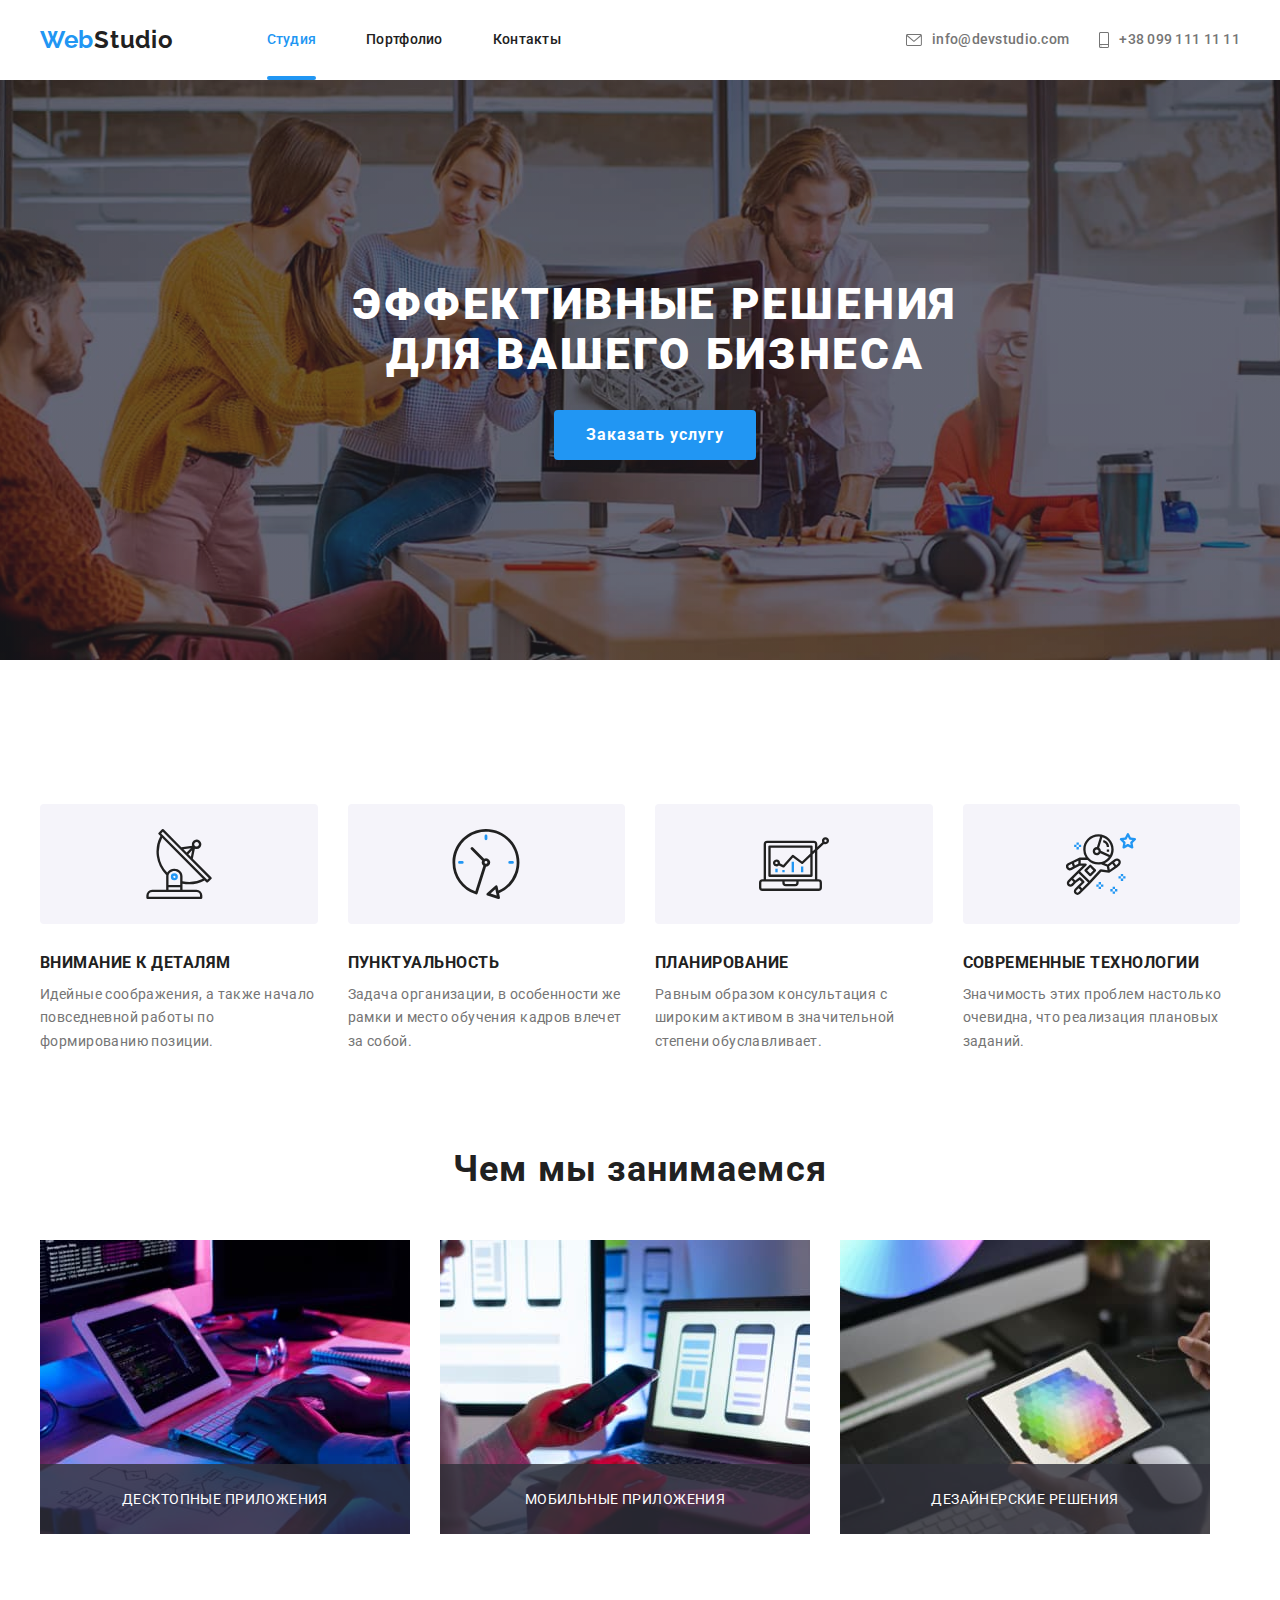
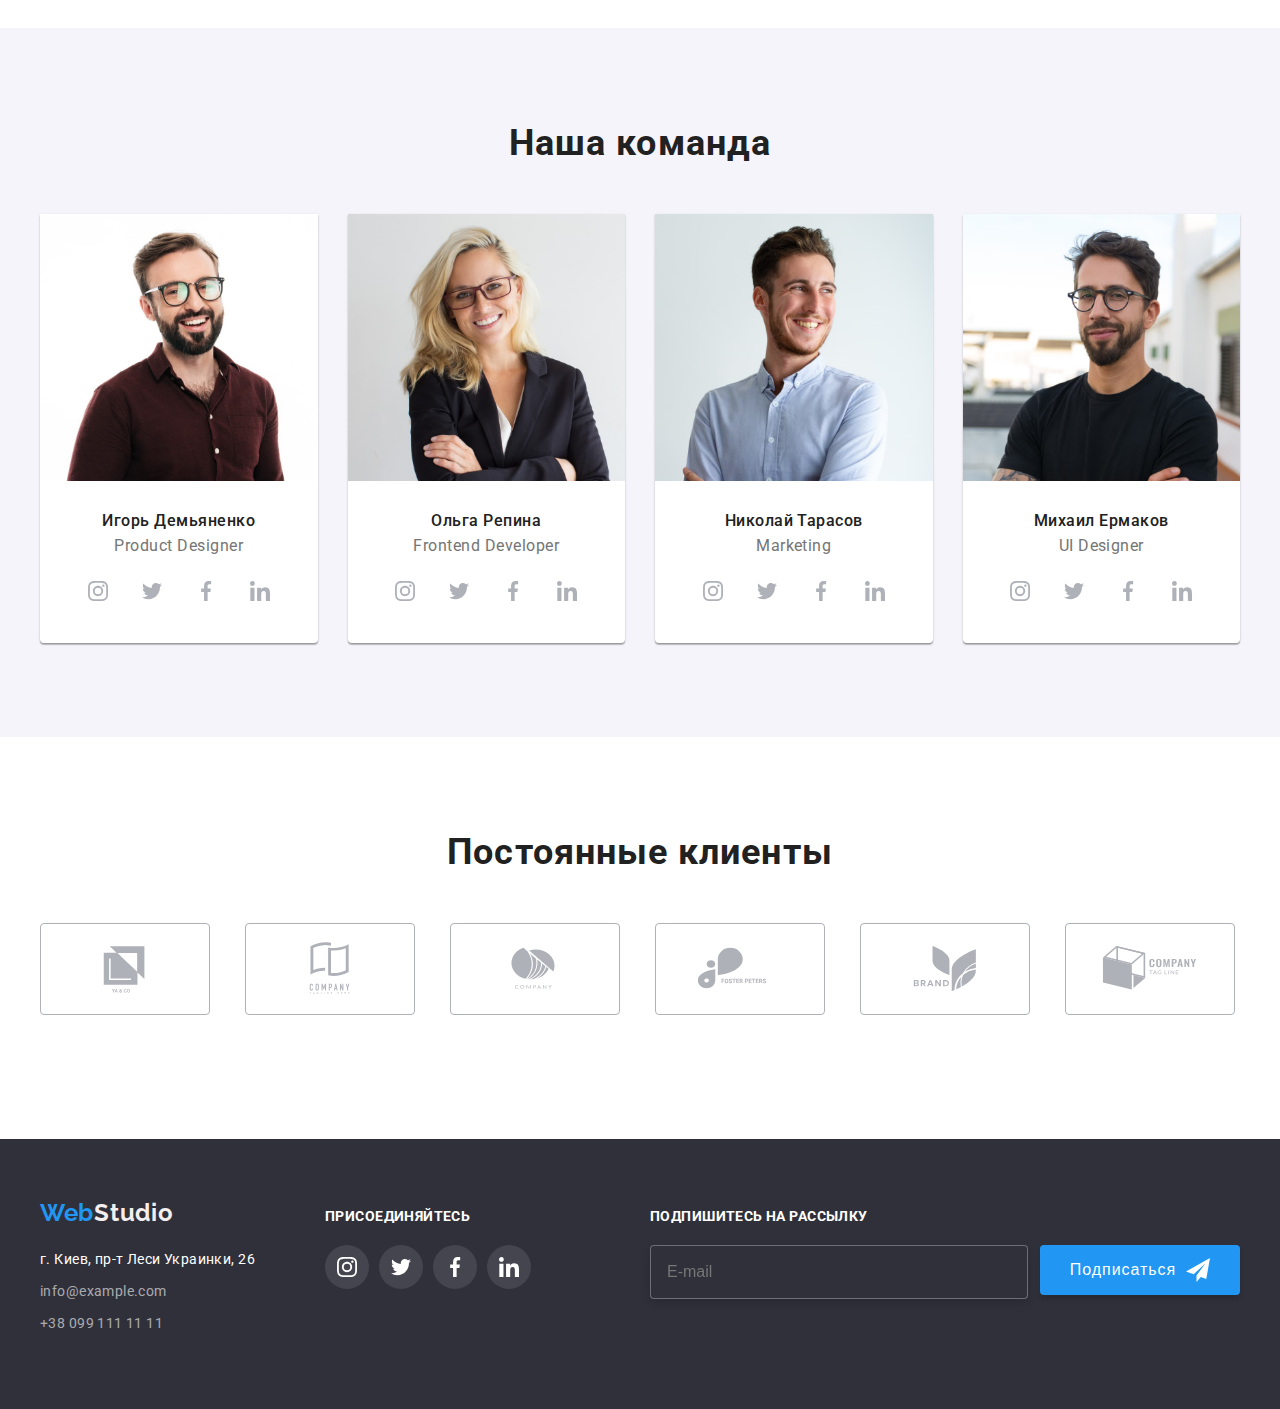
<file: index.html>
<!DOCTYPE html>
<html lang="ru">
<head>
    <meta charset="UTF-8">
    <meta http-equiv="X-UA-Compatible" content="IE=edge">
    <meta name="viewport" content="width=device-width, initial-scale=1.0">
    <title>Document</title>
    <link rel="preconnect" href="https://fonts.googleapis.com">
    <link rel="preconnect" href="https://fonts.gstatic.com" crossorigin>
    <link href="https://fonts.googleapis.com/css2?family=Raleway:wght@700&family=Roboto:wght@400;500;700;900&display=swap"
    rel="stylesheet">
    <link rel="stylesheet" href="https://cdnjs.cloudflare.com/ajax/libs/modern-normalize/1.1.0/modern-normalize.min.css"
    integrity="sha512-wpPYUAdjBVSE4KJnH1VR1HeZfpl1ub8YT/NKx4PuQ5NmX2tKuGu6U/JRp5y+Y8XG2tV+wKQpNHVUX03MfMFn9Q=="
    crossorigin="anonymous" referrerpolicy="no-referrer" />
    <link rel="stylesheet" href="./css/main.min.css">
</head>
<body>
    <header class="header">
        <div class="container header_container">
            <nav class="nav">
                <a href="" class="logo"><span class="logo--two">Web</span>Studio</a>
    
                <ul class="nav__site-nav">
                    <li class="nav__item"><a href="" class="nav__link current">Студия</a></li>
                    <li class="nav__item"><a href="./portfolio.html" class="nav__link">Портфолио</a></li>
                    <li class="nav__item"><a href="" class="nav__link">Контакты</a></li>
                </ul>
            </nav>
            <ul class="connect">
                <li class="connect-item"><a href="mailto:info@devstudio.com" class="connect-item_link"><svg
                            class="connect-item_link_icon connect-item_link_icon--mail">
                            <use href="./images/sprite.svg#icon-hover1"></use>
                        </svg>info@devstudio.com</a></li>
                <li class="connect-item"><a href="tel:+380991111111" class="connect-item_link"><svg class="connect-item_link_icon ">
                            <use href="./images/sprite.svg#icon-hover2"></use>
                        </svg>+38 099 111 11 11</a></li>
            </ul>
            <button type="button" class="menu-open-btn" data-menu-open>
                 <svg class="icon-menu">
                     <use href="./images/sprite.svg#icon-menu"></use>
                 </svg>
                 </button>
        </div>
            <div class="mob-menu is-hidden" data-menu>
                <div class="container mob-menu-container">
                <div class="mob-menu-top">
            <button type="button" class="mob-menu-close-btn" data-menu-close>
            <svg class="mob-menu-close_icon" >
                <use class="mob-menu-close_icon--use" href="./images/sprite.svg#icon-close-mob-menu" ></use>
            </svg>
            </button>
        <ul class="mob-menu-nav__site">
            <li class="mob-menu-nav__item"><a href="" class="mob-menu-nav__link current" >Студия</a></li>
            <li class="mob-menu-nav__item"><a href="./portfolio.html" class="mob-menu-nav__link">Портфолио</a></li>
            <li class="mob-menu-nav__item"><a href="" class="mob-menu-nav__link">Контакты</a></li>
        </ul>
        </div>
        <div class="mob-menu-bottom">
        <ul class="mob-connect">
                     
            <li class="mob-connect-item"><a href="tel:+380991111111" class="mob-connect-item_link">+38 099 111 11 11</a></li>
            <li class="mob-connect-item"><a href="mailto:info@devstudio.com" class="mob-connect-item_link mob-connect-item_link--email">info@devstudio.com</a>
            </li>
        </ul>
        <ul class="mob-social-list">
        <li class="mob-social-item">
            <a href="" class="mob-social-list__link"
            target="_blank"
            rel="noopener noreferrer">
            Instagram
        </a>
         </li>
       
        <li class="mob-social-item">
            <a href="" class="mob-social-list__link" target="_blank" rel="noopener noreferrer">
                Twitter
            </a>
        </li>
        <li class="mob-social-item">
            <a href="" class="mob-social-list__link" target="_blank" rel="noopener noreferrer">
                Facebook
            </a>
        </li>
        <li>
            <a href="" class="mob-social-list__link" target="_blank" rel="noopener noreferrer">
                LinkedIn
            </a>
        </li>
    </ul>
    </div>
        </div>
        </div>
        </header> 
    <main>
     <section class="hero">
<div class="container hero_container">
        <h1 class="hero-title">Эффективные решения для вашего бизнеса</h1>
        <button type="button" class="button" data-modal-open>Заказать услугу</button>
</div>
    </section>
<section class="section">
    <div class="container">
    <ul  class="work">
        <li class="work-item">
            <div class="work-picturte">
            <svg class="work-picturte_icon"><use href="./images/sprite.svg#icon-advantage1"></use></svg>
        </div>
            <h3 class="work-title">Внимание к деталям</h3>
            <p class="work-text">Идейные соображения, а также начало повседневной работы по формированию позиции.</p>
        </li>
        <li class="work-item">
            <div class="work-picturte">
            <svg class="work-picturte_icon"><use href="./images/sprite.svg#icon-advantage2"></use></svg>
        </div>
            <h3 class="work-title">Пунктуальность</h3>
            <p class="work-text">Задача организации, в особенности же рамки и место обучения кадров влечет за собой.</p>
        </li>
        <li class="work-item"><div class="work-picturte">
            <svg class="work-picturte_icon"><use href="./images/sprite.svg#icon-advantage3"></use></svg>
        </div>
            <h3 class="work-title">Планирование</h3>
            <p class="work-text">Равным образом консультация с широким активом в значительной степени обуславливает.</p>
        </li >
        <li class="work-item"><div class="work-picturte">
            <svg class="work-picturte_icon"><use href="./images/sprite.svg#icon-advantage4"></use></svg>
        </div>
            <h3 class="work-title">Современные технологии</h3>
            <p class="work-text">Значимость этих проблем настолько очевидна, что реализация плановых заданий.</p>
        </li>
    </ul>
    </div>
    </section>
    <section class="section classes">
    <h2 class="title">Чем мы занимаемся</h2>
    <div class="container">
    <ul class="classes-list">
                <li class="classes-list_item" >
            <div class="classes-images">
                <img  
                srcset="
             ./images/img1.jpg 1x,
             ./images/img1-2x.jpg 2x
             "
                src="./images/img1.jpg" 
                alt="Робота с компьютером" 
                width="370"/>
                 <p class="classes-images_text">ДЕСКТОПНЫЕ ПРИЛОЖЕНИЯ</p>
            </div>
    </li>
        <li class="classes-list_item">
            <div class="classes-images">
             <img 
             srcset="
             ./images/img2.jpg 1x,
             ./images/img2-2x.jpg 2x
             "
             src="./images/img2.jpg" 
             alt="Робота с телефоном" 
             width="370"/>
             <p class="classes-images_text">МОБИЛЬНЫЕ ПРИЛОЖЕНИЯ</p>
    </div>
    </li>
         <li class="classes-list_item">
            <div class="classes-images">
            <img 
            srcset="
             ./images/img3.jpg 1x,
             ./images/img3-2x.jpg 2x
             "
            src="./images/img3.jpg" 
            alt="Робота с планшетом" 
            width="370"/>
            <p class="classes-images_text">ДЕЗАЙНЕРСКИЕ РЕШЕНИЯ</p>
        </div>
        </li>
         </ul>
    </div>
</section>
<section class="section command">
    <div class="container">
    <h2 class="title">Наша команда</h2>
        <ul class="command-list">
        <li  class="command-list_item">
            <picture>
                <source
                srcset="
             ./images/face1.jpg 1x,
             ./images/face1-2x.jpg 2x
             "
               media="(min-width: 1200px)"
             />
            <source 
            srcset="
                         ./images/face1-tab-1x.jpg 1x,
                         ./images/face1-tab-2x.jpg 2x
                         " media="(min-width: 768px)" 
                         />
                        <source srcset="
                                            ./images/face1-mob-1x.jpg 1x,
                                            ./images/face1-mob-2x.jpg 2x
                                            " media="(min-width: 320px)" 
                                            />
                                            <img src="./images/face1.jpg" 
                                            alt="Участник 1"/>
                         
            </picture>
            <div class="participant">
            <h3 class="participant-name">Игорь Демьяненко</h3>
            <p class="participant-profession">Product Designer</p>
                   <ul class="icon">
                   <li class="icon-item">
                   <a class="icon-item_link" href="" >
                <svg class="icon-item_link--svg" >
                    <use href="./images/sprite.svg#icon-command1"></use>
                </svg>
            </a>
            </li>
            <li class="icon-item">
                <a class="icon-item_link" href="">
                    <svg class="icon-item_link--svg">
                    <use href="./images/sprite.svg#icon-command2"></use>
                </svg>
            </a>
            </li>
            <li class="icon-item">
                <a class="icon-item_link" href="">
                    <svg class="icon-item_link--svg">
                    <use href="./images/sprite.svg#icon-command3"></use>
                </svg>
            </a>
            </li>
            <li class="icon-item">
                <a class="icon-item_link" href="">
                    <svg class="icon-item_link--svg">
                    <use href="./images/sprite.svg#icon-command4"></use>
                </svg>
            </a>
            </li>
            </ul>
             </div>
        </li>
        <li class="command-list_item">
            <!-- <img src="./images/face2.jpg" alt="Участник 2" width="270"/> -->
            <picture>
                <source srcset="
                         ./images/face2.jpg 1x,
                         ./images/face2-2x.jpg 2x
                         " media="(min-width: 1200px)" />
                <source srcset="
                                     ./images/face2-tab-1x.jpg 1x,
                                     ./images/face2-tab-2x.jpg 2x
                                     " media="(min-width: 768px)" />
                <source srcset="
                                                        ./images/face2-mob-1x.jpg 1x,
                                                        ./images/face2-mob-2x.jpg 2x
                                                        " media="(min-width: 320px)" />
                <img src="./images/face2.jpg" alt="Участник 1" />
             </picture>
            <div class="participant">
            <h3 class="participant-name">Ольга Репина</h3>
            <p class="participant-profession">Frontend Developer</p>
            <ul class="icon">
                <li class="icon-item">
                    <a class="icon-item_link" href="">
                        <svg class="icon-item_link--svg">
                            <use href="./images/sprite.svg#icon-command1"></use>
                        </svg>
                    </a>
                </li>
                <li class="icon-item">
                    <a class="icon-item_link" href="">
                        <svg class="icon-item_link--svg">
                            <use href="./images/sprite.svg#icon-command2"></use>
                        </svg>
                    </a>
                </li>
                <li class="icon-item">
                    <a class="icon-item_link" href="">
                        <svg class="icon-item_link--svg">
                            <use href="./images/sprite.svg#icon-command3"></use>
                        </svg>
                    </a>
                </li>
                <li class="icon-item">
                    <a class="icon-item_link" href="">
                        <svg class="icon-item_link--svg">
                            <use href="./images/sprite.svg#icon-command4"></use>
                        </svg>
                    </a>
                </li>
            </ul>
        </div>
        </li>
        <li class="command-list_item">
            <!-- <img src="./images/face3.jpg" alt="Участник 3" width="270"/> -->
            <picture>
                <source srcset="
                         ./images/face3.jpg 1x,
                         ./images/face3-2x.jpg 2x
                         " media="(min-width: 1200px)" />
                <source srcset="
                                     ./images/face3-tab-1x.jpg 1x,
                                     ./images/face3-tab-2x.jpg 2x
                                     " media="(min-width: 768px)" />
                <source srcset="
                                                        ./images/face3-mob-1x.jpg 1x,
                                                        ./images/face3-mob-2x.jpg 2x
                                                        " media="(min-width: 320px)" />
                <img src="./images/face3.jpg" alt="Участник 1" />
            
            </picture>
            <div class="participant">
            <h3 class="participant-name">Николай Тарасов</h3>
            <p class="participant-profession">Marketing</p>
            <ul class="icon">
                <li class="icon-item">
                    <a class="icon-item_link" href="">
                        <svg class="icon-item_link--svg">
                            <use href="./images/sprite.svg#icon-command1"></use>
                        </svg>
                    </a>
                </li>
                <li class="icon-item">
                    <a class="icon-item_link" href="">
                        <svg class="icon-item_link--svg">
                            <use href="./images/sprite.svg#icon-command2"></use>
                        </svg>
                    </a>
                </li>
                <li class="icon-item">
                    <a class="icon-item_link" href="">
                        <svg class="icon-item_link--svg">
                            <use href="./images/sprite.svg#icon-command3"></use>
                        </svg>
                    </a>
                </li>
                <li class="icon-item">
                    <a class="icon-item_link" href="">
                        <svg class="icon-item_link--svg">
                            <use href="./images/sprite.svg#icon-command4"></use>
                        </svg>
                    </a>
                </li>
            </ul>
        </div>
        </li>
        <li class="command-list_item">
            <!-- <img src="./images/face4.jpg" alt="Участник 4" width="270"/> -->
            <picture>
                <source srcset="
                         ./images/face4.jpg 1x,
                         ./images/face4-2x.jpg 2x
                         " media="(min-width: 1200px)" />
                <source srcset="
                                     ./images/face4-tab-1x.jpg 1x,
                                     ./images/face4-tab-2x.jpg 2x
                                     " media="(min-width: 768px)" />
                <source srcset="
                                                        ./images/face4-mob-1x.jpg 1x,
                                                        ./images/face4-mob-2x.jpg 2x
                                                        " media="(min-width: 320px)" />
                <img src="./images/face4.jpg" alt="Участник 1" />
            
            </picture>
            <div class="participant">
            <h3 class="participant-name">Михаил Ермаков</h3>
            <p class="participant-profession">UI Designer</p>
            <ul class="icon">
                <li class="icon-item">
                    <a class="icon-item_link" href="">
                        <svg class="icon-item_link--svg">
                            <use href="./images/sprite.svg#icon-command1"></use>
                        </svg>
                    </a>
                </li>
                <li class="icon-item">
                    <a class="icon-item_link" href="">
                        <svg class="icon-item_link--svg">
                            <use href="./images/sprite.svg#icon-command2"></use>
                        </svg>
                    </a>
                </li>
                <li class="icon-item">
                    <a class="icon-item_link" href="">
                        <svg class="icon-item_link--svg">
                            <use href="./images/sprite.svg#icon-command3"></use>
                        </svg>
                    </a>
                </li>
                <li class="icon-item">
                    <a class="icon-item_link" href="">
                        <svg class="icon-item_link--svg">
                            <use href="./images/sprite.svg#icon-command4"></use>
                        </svg>
                    </a>
                </li>
            </ul>
            
        </div>
        </ul>
        </div>
</section>
 <section class="section">
<h2 class="title client">Постоянные клиенты</h2>
<div class="container">
    <ul class="client-list">
    <li class="client-list-item">
        <a class="client-list-item_link" href="">
     <svg class="client-list-item_link--icon"> 
         <use href="./images/sprite.svg#icon-client1"></use>
     </svg>
    </a>
    </li>
    <li class="client-list-item">
        <a class="client-list-item_link" href="">
            <svg class="client-list-item_link--icon">
        <use href="./images/sprite.svg#icon-client2"></use>
    </svg>
    </a>
</li>
    <li class="client-list-item">
        <a class="client-list-item_link" href="">
            <svg class="client-list-item_link--icon">
        <use href="./images/sprite.svg#icon-client3"></use>
    </svg>
    </a>
</li>
    <li class="client-list-item">
        <a class="client-list-item_link" href="">
            <svg class="client-list-item_link--icon">
        <use href="./images/sprite.svg#icon-client4"></use>
    </svg>
    </a>
</li>
    <li class="client-list-item">
        <a class="client-list-item_link" href="">
            <svg class="client-list-item_link--icon">
        <use href="./images/sprite.svg#icon-client5"></use>
    </svg>
    </a>
</li>
    <li class="client-list-item">
        <a class="client-list-item_link" href="">
            <svg class="client-list-item_link--icon">
        <use href="./images/sprite.svg#icon-client6"></use>
    </svg>
    </a>
</li>
</ul>
  </div>
</section>
</main>
<footer class="footer">
    <div class="container footer-section">
        <div class="footer-section-element">
        <div class="footer-section-list">
    <a href="" class="footer-section-list_logo"><span class="logo--two">Web<span class="logo--three">Studio</span></span></a>
<address> 
    <ul class="adres">
        <li class="adres_real">
            <a href="https://goo.gl/maps/MabtzVLt6xjvMvCGA"
             target="_blank"
            rel="noopener norefferer"
            class="adres_real--link" 
            >г. Киев, пр-т Леси Украинки, 26</a>
        </li>
        <li class="adres_mail">
           <a href="mailto:info@example.com" class="adres-link" >info@example.com</a>
        </li>
        <li class="adres_tel">
            <a href="tel:+380991111111" class="adres-link" >+38 099 111 11 11</a>
        </li>
    </ul>
    </address>
</div>
    <div>
        <p class="footer-text">ПРИСОЕДИНЯЙТЕСЬ</p>
        <ul class="icon footer-icon">
            <li class="icon-item">
                <a class="icon-item_link footer-link" href="">
                    <svg class="icon-item_link--svg footer-svg">
                        <use href="./images/sprite.svg#icon-command1"></use>
                    </svg>
                </a>
            </li>
            <li class="icon-item">
                <a class="icon-item_link footer-link" href="">
                    <svg class="icon-item_link--svg footer-svg">
                        <use href="./images/sprite.svg#icon-command2"></use>
                    </svg>
                </a>
            </li>
            <li class="icon-item">
                <a class="icon-item_link footer-link" href="">
                    <svg class="icon-item_link--svg footer-svg">
                        <use href="./images/sprite.svg#icon-command3"></use>
                    </svg>
                </a>
            </li>
            <li class="icon-item">
                <a class="icon-item_link footer-link" href="">
                    <svg class="icon-item_link--svg footer-svg">
                        <use href="./images/sprite.svg#icon-command4"></use>
                    </svg>
                </a>
            </li>
        </ul>
    </div>
    </div>
    <div class="email">
        <p class="footer-text">ПОДПИШИТЕСЬ НА РАССЫЛКУ</p>
         <form action="#" class="email-form">
                <input type="email" placeholder="E-mail" name="email" class="email-form_input">
                <button type="submit" class="modal-button email-form_button">
                Подписаться
                <svg class="email-form_icon">
                    <use class="email-form_icon--svg" href="./images/sprite.svg#icon-icon-send"></use>
                </svg>
            </button>
            </form>
            </div>
        </div>
        </footer>
    <div class="backdrop is-hidden" data-modal>
<div class="modal">
    <button class="modal-close" data-modal-close>
        <svg class="modal-close_icon">
        <use href="./images/sprite.svg#icon-close"></use>
    </svg>
    </button>
    <div class="modal-form">
        <p class="modal-text">Оставьте свои данные, мы вам перезвоним</p>
        <form action="#">
            <label class="modal-label">
                Имя
                <span class="modal-span">
                    <input type="text" name="user-name" class="modal-input">
                    <svg class="modal-span_icon" width="18" height="18">
                    <use href="./images/sprite.svg#icon-person"></use>                 
                </svg>
                </span>
            </label>
            <label  class="modal-label">
                Телефон
                <span class="modal-span">
                    <input type="text" name="user-name" class="modal-input">
                    <svg class="modal-span_icon" width="18" height="18">
                        <use href="./images/sprite.svg#icon-phone"></use>
                    </svg>
                </span>
            </label>
            <label  class="modal-label">
                Почта
                <span class="modal-span">
                    <input type="text" name="user-name" class="modal-input">
                    <svg class="modal-span_icon" width="18" height="18">
                        <use href="./images/sprite.svg#icon-email"></use>
                    </svg>
                </span>
            </label>
            <label for="user-text" class="modal-label">Комментарий</label>
                <textarea
                name="user-text" 
                id="user-text" 
                class="modal-input modal-textarea"
                placeholder="Введите текст"
                ></textarea>
                <label class="license">
                    <span>
                        <input class="license_input visually-hidden" type="checkbox" name="license">
                        <svg class="license_icon" width="16" height="15">
                            <use class="license_icon--svg" href="./images/sprite.svg#icon-check"></use>
                        </svg>
                    </span>
                        Соглашаюсь с рассылкой и принимаю 
                        <a href="" class="license_link">Условия договора</a>
                    </label>
                    <button type="submit" class="modal-button button-title">Отправить</button>
            </form>
    </div>
    </div>
    
    </div>
    <script src="./js/modal.js"></script> 
    <script src="./js/menu.js"></script>
</body>
</html>
</file>
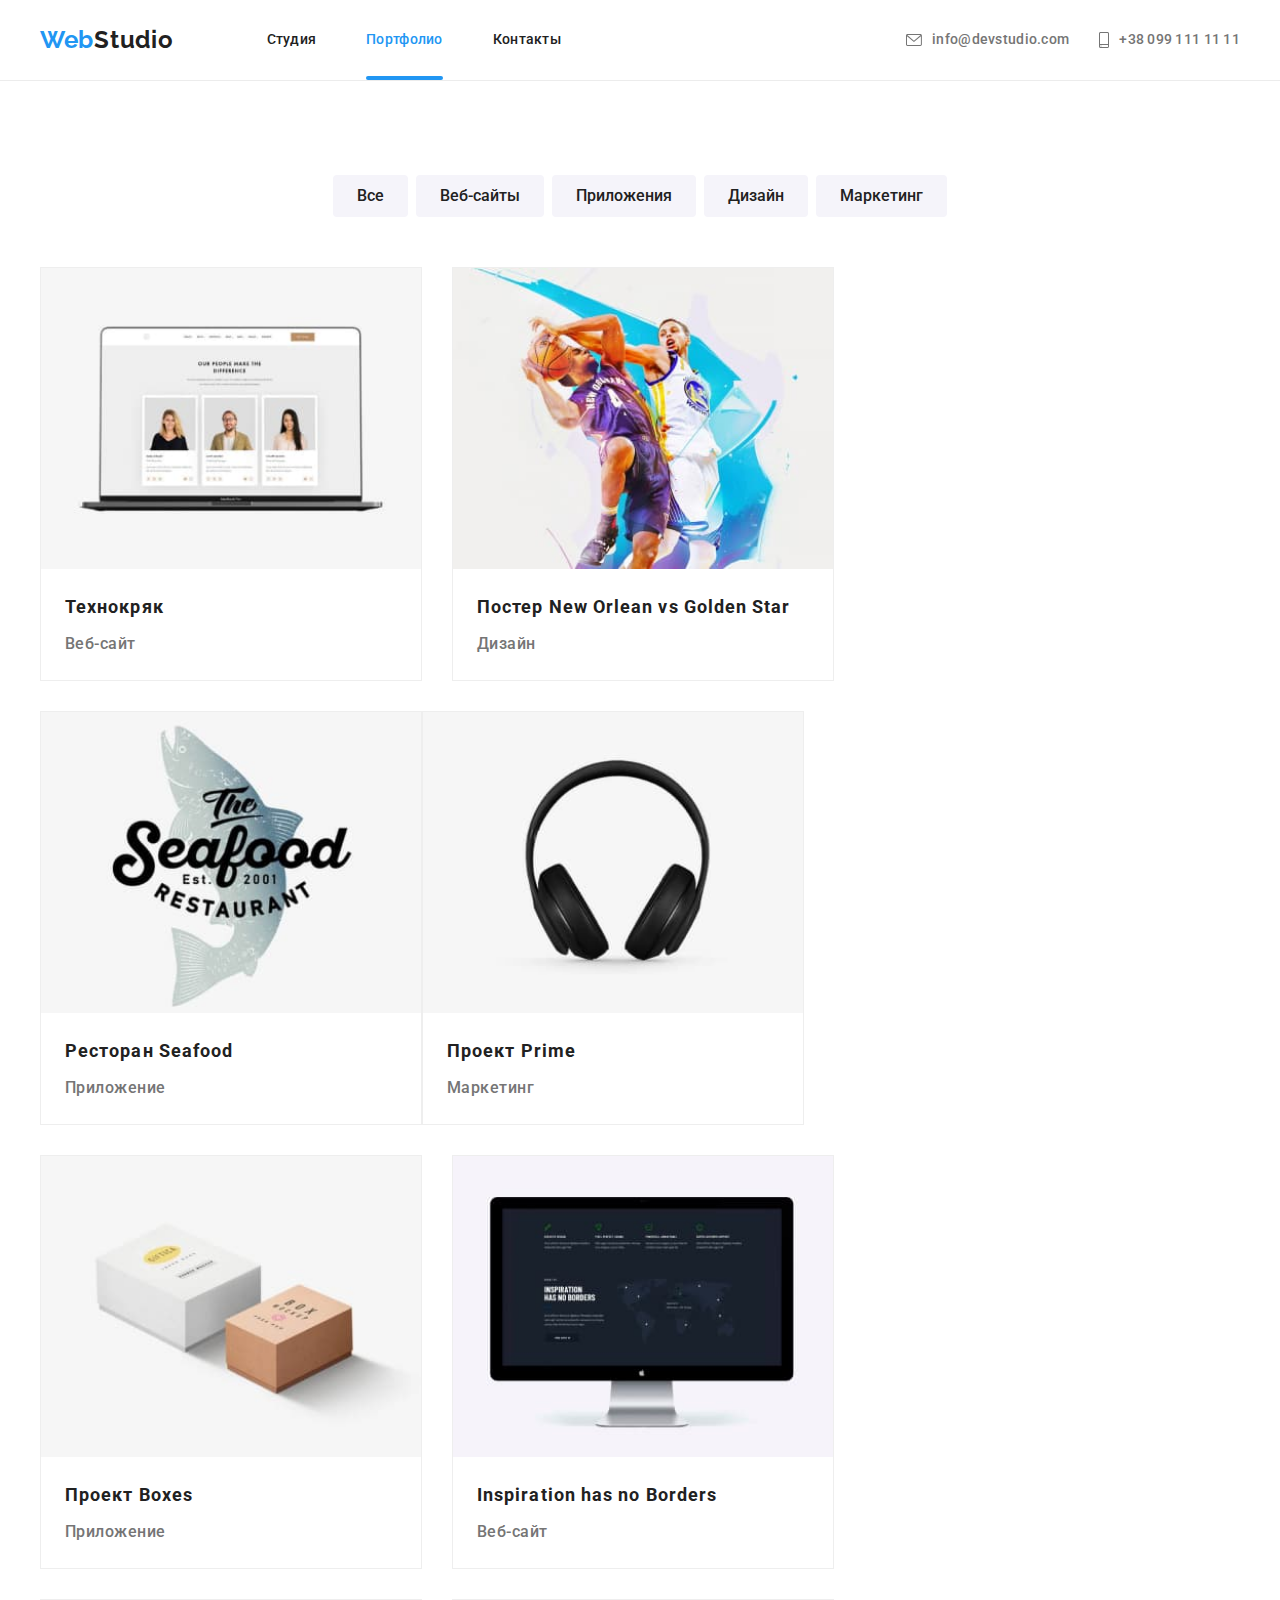
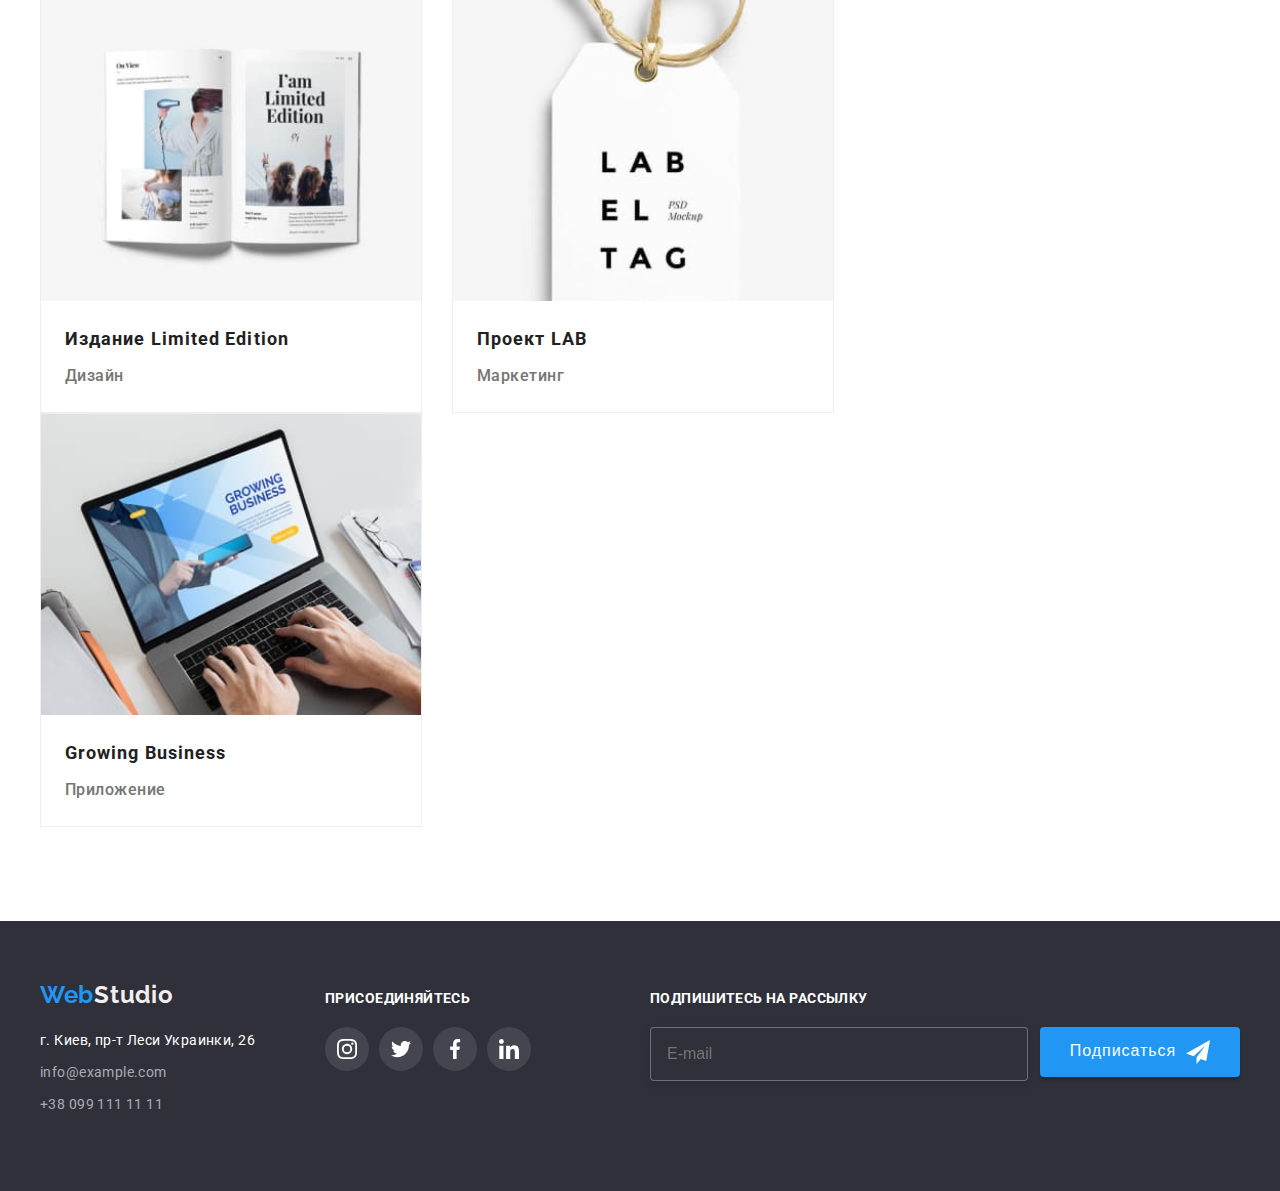
<file: portfolio.html>
<!DOCTYPE html>
<html lang="ru">
<head>
    <meta charset="UTF-8">
    <meta http-equiv="X-UA-Compatible" content="IE=edge">
    <meta name="viewport" content="width=device-width, initial-scale=1.0">
    <title>Document</title>
    <link rel="preconnect" href="https://fonts.googleapis.com">
    <link rel="preconnect" href="https://fonts.gstatic.com" crossorigin>
    <link
        href="https://fonts.googleapis.com/css2?family=Raleway:wght@700&family=Roboto:wght@400;500;700;900&display=swap"
        rel="stylesheet">
    <link rel="stylesheet" href="https://cdnjs.cloudflare.com/ajax/libs/modern-normalize/1.1.0/modern-normalize.min.css"
        integrity="sha512-wpPYUAdjBVSE4KJnH1VR1HeZfpl1ub8YT/NKx4PuQ5NmX2tKuGu6U/JRp5y+Y8XG2tV+wKQpNHVUX03MfMFn9Q=="
        crossorigin="anonymous" referrerpolicy="no-referrer" />
    <link rel="stylesheet" href="./css/main.min.css">
</head>
<body>
    <header class="header header-portfolio">
        <div class="container header_container">
            <nav class="nav">
                <a href="" class="logo"><span class="logo--two">Web</span>Studio</a>
    
                <ul class="nav__site-nav">
                    <li class="nav__item"><a href="./index.html" class="nav__link ">Студия</a></li>
                    <li class="nav__item"><a href="" class="nav__link current">Портфолио</a></li>
                    <li class="nav__item"><a href="" class="nav__link">Контакты</a></li>
                </ul>
            </nav>
            <ul class="connect">
                <li class="connect-item"><a href="mailto:info@devstudio.com" class="connect-item_link"><svg
                            class="connect-item_link_icon connect-item_link_icon--mail">
                            <use href="./images/sprite.svg#icon-hover1"></use>
                        </svg>info@devstudio.com</a></li>
                <li class="connect-item"><a href="tel:+380991111111" class="connect-item_link"><svg
                            class="connect-item_link_icon ">
                            <use href="./images/sprite.svg#icon-hover2"></use>
                        </svg>+38 099 111 11 11</a></li>
            </ul>
            <button type="button" class="menu-open-btn" data-menu-open>
                <svg class="icon-menu">
                    <use href="./images/sprite.svg#icon-menu"></use>
                </svg>
            </button>
        </div>
        <div class="mob-menu is-hidden" data-menu>
            <div class="container mob-menu-container">
                <div class="mob-menu-top">
                    <button type="button" class="mob-menu-close-btn" data-menu-close>
                        <svg class="mob-menu-close_icon">
                            <use class="mob-menu-close_icon--use" href="./images/sprite.svg#icon-close-mob-menu"></use>
                        </svg>
                    </button>
                    <ul class="mob-menu-nav__site">
                        <li class="mob-menu-nav__item"><a href="./index.html" class="mob-menu-nav__link">Студия</a></li>
                        <li class="mob-menu-nav__item"><a href="" class="mob-menu-nav__link current">Портфолио</a></li>
                        <li class="mob-menu-nav__item"><a href="" class="mob-menu-nav__link">Контакты</a></li>
                    </ul>
                </div>
                <div class="mob-menu-bottom">
                    <ul class="mob-connect">
    
                        <li class="mob-connect-item"><a href="tel:+380991111111" class="mob-connect-item_link">+38 099 111
                                11 11</a></li>
                        <li class="mob-connect-item"><a href="mailto:info@devstudio.com"
                                class="mob-connect-item_link mob-connect-item_link--email">info@devstudio.com</a>
                        </li>
                    </ul>
                    <ul class="mob-social-list">
                        <li class="mob-social-item">
                            <a href="" class="mob-social-list__link" target="_blank" rel="noopener noreferrer">
                                Instagram
                            </a>
                        </li>
    
                        <li class="mob-social-item">
                            <a href="" class="mob-social-list__link" target="_blank" rel="noopener noreferrer">
                                Twitter
                            </a>
                        </li>
                        <li class="mob-social-item">
                            <a href="" class="mob-social-list__link" target="_blank" rel="noopener noreferrer">
                                Facebook
                            </a>
                        </li>
                        <li>
                            <a href="" class="mob-social-list__link" target="_blank" rel="noopener noreferrer">
                                LinkedIn
                            </a>
                        </li>
                    </ul>
                </div>
            </div>
        </div>
    </header>
<main>
    <section class="section">
        <div class="container">
        <h1 class="portfolio-title">Примеры робот</h1>
        <ul class="portfolio-button">
    <li class="portfolio-button_item">
        <button type="button" class="button-filter">Все </button>
    </li>
    <li class="portfolio-button_item">
        <button type="button" class="button-filter">Веб-сайты </button>
    </li>
    <li class="portfolio-button_item">
        <button type="button" class="button-filter">Приложения </button>
    </li>
    <li class="portfolio-button_item">
        <button type="button" class="button-filter">Дизайн </button>
    </li>
    <li class="portfolio-button_item">
        <button type="button" class="button-filter">Маркетинг </button>
    </li>
</ul>
   <ul class="filter">
    <li class="filter-element"> 
        <a class="filter-element_link" href="" >
            <div class="filter-images">
        <!-- <img src="./images/img1s2.jpg" alt="img1"> -->
        <picture>
            <source srcset="
                                 ./images/img1s2.jpg 1x,
                                 ./images/img1s2-2x.jpg 2x
                                 " media="(min-width: 1200px)" />
            <source srcset="
                                             ./images/img1-tab-1x.jpg 1x,
                                             ./images/img1-tab-2x.jpg 2x
                                             " media="(min-width: 768px)" />
            <source srcset="
                                                                ./images/img1-mob-1x.jpg 1x,
                                                                ./images/img1-mob-2x.jpg 2x
                                                                " media="(min-width: 320px)" />
            <img src="./images/img1s2.jpg" alt="img1">
        </picture>
        <p class="filter-text">Технокряк это современная
            площадка распространения коронавируса. Компании
            используют эту платформу для цифрового шпионажа
            и атак на защищённые сервера конкурентов.
        </p>
        </div>
        <div class="filter-box">
        <h2 class="filter-title">Технокряк</h2>
        <p class="filter-item">Веб-сайт</p>
        </div>
    </a>
    </li>
    
<li class="filter-element"> 
    <a class="filter-element_link" href="">
    <div class="filter-images">
        <!-- <img src="./images/img2s2.jpg" alt="img2"> -->
        <picture>
            <source srcset="
                                         ./images/img2s2.jpg 1x,
                                         ./images/img2s2-2x.jpg 2x
                                         " media="(min-width: 1200px)" />
            <source srcset="
                                                     ./images/img2-tab-1x.jpg 1x,
                                                     ./images/img2-tab-2x.jpg 2x
                                                     " media="(min-width: 768px)" />
            <source srcset="
                                                                        ./images/img2-mob-1x.jpg 1x,
                                                                        ./images/img2-mob-2x.jpg 2x
                                                                        " media="(min-width: 320px)" />
            <img src="./images/img2s2.jpg" alt="img1">
        </picture>
        <p class="filter-text">Технокряк это современная 
            площадка распространения коронавируса. Компании 
            используют эту платформу для цифрового шпионажа 
            и атак на защищённые сервера конкурентов.
        </p>
        </div>
    <div class="filter-box">
    <h2 class="filter-title">Постер New Orlean vs Golden Star</h2>
    <p class="filter-item">Дизайн</p>
    </div>
    </a>
</li>
<li class="filter-element"> 
    <a class="filter-element_link" href="">
        <div class="filter-images">
    <!-- <img src="./images/img3s2.jpg" alt="img3"> -->
<picture>
    <source srcset="
                                 ./images/img3s2.jpg 1x,
                                 ./images/img3s2-2x.jpg 2x
                                 " media="(min-width: 1200px)" />
    <source srcset="
                                             ./images/img3-tab-1x.jpg 1x,
                                             ./images/img3-tab-2x.jpg 2x
                                             " media="(min-width: 768px)" />
    <source srcset="
                                                                ./images/img3-mob-1x.jpg 1x,
                                                                ./images/img3-mob-2x.jpg 2x
                                                                " media="(min-width: 320px)" />
    <img src="./images/img3s2.jpg" alt="img1">
</picture>
    <p class="filter-text">Технокряк это современная
        площадка распространения коронавируса. Компании
        используют эту платформу для цифрового шпионажа
        и атак на защищённые сервера конкурентов.
    </p>
    </div>
    <div class="filter-box"> 
    <h2 class="filter-title">Ресторан Seafood</h2>
    <p class="filter-item">Приложение</p> 
    </div>
    </a>
</li>
    <li class="filter-element"> 
    <a class="filter-element_link" href="">
        <div class="filter-images">
    <!-- <img src="./images/img4s2.jpg" alt="img4"> -->
    <picture>
        <source srcset="
                                     ./images/img4s2.jpg 1x,
                                     ./images/img4s2-2x.jpg 2x
                                     " media="(min-width: 1200px)" />
        <source srcset="
                                                 ./images/img4-tab-1x.jpg 1x,
                                                 ./images/img4-tab-2x.jpg 2x
                                                 " media="(min-width: 768px)" />
        <source srcset="
                                                                    ./images/img4-mob-1x.jpg 1x,
                                                                    ./images/img4-mob-2x.jpg 2x
                                                                    " media="(min-width: 320px)" />
        <img src="./images/img4s2.jpg" alt="img1">
    </picture>
    <p class="filter-text">Технокряк это современная
        площадка распространения коронавируса. Компании
        используют эту платформу для цифрового шпионажа
        и атак на защищённые сервера конкурентов.
    </p>
    </div>
    <div class="filter-box"> 
    <h2 class="filter-title">Проект Prime</h2>
    <p class="filter-item">Маркетинг</p>
    </div>
    </a>
</li>
    <li class="filter-element"> 
    <a class="filter-element_link" href="">
        <div class="filter-images">
    <!-- <img src="./images/img5s2.jpg" alt="img5"> -->
    <picture>
        <source srcset="
                                     ./images/img5s2.jpg 1x,
                                     ./images/img5s2-2x.jpg 2x
                                     " media="(min-width: 1200px)" />
        <source srcset="
                                                 ./images/img5-tab-1x.jpg 1x,
                                                 ./images/img5-tab-2x.jpg 2x
                                                 " media="(min-width: 768px)" />
        <source srcset="
                                                                    ./images/img5-mob-1x.jpg 1x,
                                                                    ./images/img5-mob-2x.jpg 2x
                                                                    " media="(min-width: 320px)" />
        <img src="./images/img5s2.jpg" alt="img1">
    </picture>
    <p class="filter-text">Технокряк это современная
        площадка распространения коронавируса. Компании
        используют эту платформу для цифрового шпионажа
        и атак на защищённые сервера конкурентов.
    </p>
    </div>
    <div class="filter-box"> 
    <h2 class="filter-title">Проект Boxes</h2>
    <p class="filter-item">Приложение</p>
    </div>
    </a>
</li>
    <li class="filter-element"> 
    <a class="filter-element_link" href="">
        <div class="filter-images">
    <!-- <img src="./images/img6s2.jpg" alt="img6"> -->
    <picture>
        <source srcset="
                                     ./images/img6s2.jpg 1x,
                                     ./images/img6s2-2x.jpg 2x
                                     " media="(min-width: 1200px)" />
        <source srcset="
                                                 ./images/img6-tab-1x.jpg 1x,
                                                 ./images/img6-tab-2x.jpg 2x
                                                 " media="(min-width: 768px)" />
        <source srcset="
                                                                    ./images/img6-mob-1x.jpg 1x,
                                                                    ./images/img6-mob-2x.jpg 2x
                                                                    " media="(min-width: 320px)" />
        <img src="./images/img6s2.jpg" alt="img1">
    </picture>
    <p class="filter-text">Технокряк это современная
        площадка распространения коронавируса. Компании
        используют эту платформу для цифрового шпионажа
        и атак на защищённые сервера конкурентов.
    </p>
    </div>
    <div class="filter-box">
    <h2 class="filter-title">Inspiration has no Borders</h2>
    <p class="filter-item">Веб-сайт</p>
    </div>
    </a>
    </li>
<li class="filter-element"> 
    <a class="filter-element_link" href="">
        <div class="filter-images">
    <!-- <img src="./images/img7s2.jpg" alt="img7"> -->
    <picture>
        <source srcset="
                                     ./images/img7s2.jpg 1x,
                                     ./images/img7s2-2x.jpg 2x
                                     " media="(min-width: 1200px)" />
        <source srcset="
                                                 ./images/img7-tab-1x.jpg 1x,
                                                 ./images/img7-tab-2x.jpg 2x
                                                 " media="(min-width: 768px)" />
        <source srcset="
                                                                    ./images/img7-mob-1x.jpg 1x,
                                                                    ./images/img7-mob-2x.jpg 2x
                                                                    " media="(min-width: 320px)" />
        <img src="./images/img7s2.jpg" alt="img1">
    </picture>
    <p class="filter-text">Технокряк это современная
        площадка распространения коронавируса. Компании
        используют эту платформу для цифрового шпионажа
        и атак на защищённые сервера конкурентов.
    </p>
    </div>
    <div class="filter-box">
    <h2 class="filter-title">Издание Limited Edition</h2>
    <p class="filter-item">Дизайн</p>
    </div>
    </a>
</li>
    <li class="filter-element"> 
    <a class="filter-element_link" href="">
        <div class="filter-images">
    <!-- <img src="./images/img8s2.jpg" alt="img8"> -->
    <picture>
        <source srcset="
                                     ./images/img8s2.jpg 1x,
                                     ./images/img8s2-2x.jpg 2x
                                     " media="(min-width: 1200px)" />
        <source srcset="
                                                 ./images/img8-tab-1x.jpg 1x,
                                                 ./images/img8-tab-2x.jpg 2x
                                                 " media="(min-width: 768px)" />
        <source srcset="
                                                                    ./images/img8-mob-1x.jpg 1x,
                                                                    ./images/img8-mob-2x.jpg 2x
                                                                    " media="(min-width: 320px)" />
        <img src="./images/img8s2.jpg" alt="img1">
    </picture>
    <p class="filter-text">Технокряк это современная
        площадка распространения коронавируса. Компании
        используют эту платформу для цифрового шпионажа
        и атак на защищённые сервера конкурентов.
    </p>
    </div>
    <div class="filter-box">
    <h2 class="filter-title">Проект LAB</h2>
    <p class="filter-item">Маркетинг</p>
    </div>
    </a>
</li>
    <li class="filter-element"> 
<a class="filter-element_link" href="">
        <div class="filter-images">
    <!-- <img src="./images/img9s2.jpg" alt="img9"> -->
    <picture>
        <source srcset="
                                     ./images/img9s2.jpg 1x,
                                     ./images/img9s2-2x.jpg 2x
                                     " media="(min-width: 1200px)" />
        <source srcset="
                                                 ./images/img9-tab-1x.jpg 1x,
                                                 ./images/img9-tab-2x.jpg 2x
                                                 " media="(min-width: 768px)" />
        <source srcset="
                                                                    ./images/img9-mob-1x.jpg 1x,
                                                                    ./images/img9-mob-2x.jpg 2x
                                                                    " media="(min-width: 320px)" />
        <img src="./images/img9s2.jpg" alt="img1">
    </picture>
    <p class="filter-text">Технокряк это современная
        площадка распространения коронавируса. Компании
        используют эту платформу для цифрового шпионажа
        и атак на защищённые сервера конкурентов.
    </p>
    </div>
    <div class="filter-box"> 
    <h2 class="filter-title">Growing Business</h2>
    <p class="filter-item">Приложение</p>
    </div>
    </a>
</li>
   </ul>
</div>
</section>
</main>
<footer class="footer">
    <div class="container footer-section">
        <div class="footer-section-element">
            <div class="footer-section-list">
                <a href="" class="footer-section-list_logo"><span class="logo--two">Web<span
                            class="logo--three">Studio</span></span></a>
                <address>
                    <ul class="adres">
                        <li class="adres_real">
                            <a href="https://goo.gl/maps/MabtzVLt6xjvMvCGA" target="_blank" rel="noopener norefferer"
                                class="adres_real--link">г. Киев, пр-т Леси Украинки, 26</a>
                        </li>
                        <li class="adres_mail">
                            <a href="mailto:info@example.com" class="adres-link">info@example.com</a>
                        </li>
                        <li class="adres_tel">
                            <a href="tel:+380991111111" class="adres-link">+38 099 111 11 11</a>
                        </li>
                    </ul>
                </address>
            </div>
            <div>
                <p class="footer-text">ПРИСОЕДИНЯЙТЕСЬ</p>
                <ul class="icon footer-icon">
                    <li class="icon-item">
                        <a class="icon-item_link footer-link" href="">
                            <svg class="icon-item_link--svg footer-svg">
                                <use href="./images/sprite.svg#icon-command1"></use>
                            </svg>
                        </a>
                    </li>
                    <li class="icon-item">
                        <a class="icon-item_link footer-link" href="">
                            <svg class="icon-item_link--svg footer-svg">
                                <use href="./images/sprite.svg#icon-command2"></use>
                            </svg>
                        </a>
                    </li>
                    <li class="icon-item">
                        <a class="icon-item_link footer-link" href="">
                            <svg class="icon-item_link--svg footer-svg">
                                <use href="./images/sprite.svg#icon-command3"></use>
                            </svg>
                        </a>
                    </li>
                    <li class="icon-item">
                        <a class="icon-item_link footer-link" href="">
                            <svg class="icon-item_link--svg footer-svg">
                                <use href="./images/sprite.svg#icon-command4"></use>
                            </svg>
                        </a>
                    </li>
                </ul>
            </div>
        </div>
        <div class="email">
            <p class="footer-text">ПОДПИШИТЕСЬ НА РАССЫЛКУ</p>
            <form action="#" class="email-form">
                <input type="email" placeholder="E-mail" name="email" class="email-form_input">
                <button type="submit" class="modal-button email-form_button">
                    Подписаться
                    <svg class="email-form_icon">
                        <use class="email-form_icon--svg" href="./images/sprite.svg#icon-icon-send"></use>
                    </svg>
                </button>
            </form>
        </div>
    </div>
</footer>
<script src="./js/menu.js"></script>
</body>
</html>
</file>
<file: css/main.min.css>
:root{--primary-text-color: rgba(33, 33, 33, 1);--accent-color: rgba(33, 150, 243, 1);--beckground-color: rgba(255, 255, 255, 1);--text-color: rgba(117, 117, 117, 1);--hero-color: rgba(47, 48, 58, 1);--button-color: rgba(245, 244, 250, 1);--button-text-color: #fff;--button-header-color: rgba(33, 150, 243, 1);--logo-color: rgb(245, 238, 238);--adress-color: rgba(255, 255, 255, 0.6);--comand-background-color: rgba(245, 244, 250, 1);--filter-color: #212121;--filter-item-color: #757575;--border-color: #eeeeee;--border-header-color: #ececec;--icon-color: rgba(175, 177, 184, 1);--timing-function: 250ms cubic-bezier(0.4, 0, 0.2, 1)}h1,h2,h3,h4,h5,h6,p,ul{margin:0;padding:0}ul{list-style:none}a{margin:0;text-decoration:none}img{display:block;width:100%;max-width:100%;height:auto}.header_container,.connect-item_link,.container-header,.container-hero,.container-portfolio,.hero_container,.classes-images_text,.icon-item_link,.email-form_button,.modal-close,.license{display:flex;align-items:center}body{font-size:14px;letter-spacing:.03em;margin:0;font-family:roboto, sans-serif;color:var(--text-color);background-color:var(--beckground-color)}.visually-hidden{position:absolute;clip:rect(0 0 0 0);width:1px;height:1px;margin:-1px}.header-portfolio{border-bottom:1px solid #ececec}.nav{display:flex}.nav__site-nav{display:none;margin-left:93px}.nav__site-nav .nav__item:not(:last-child){margin-right:50px}@media screen and (min-width: 768px){.nav__site-nav{display:flex}}.nav__link{display:block;padding-top:32px;padding-bottom:32px;color:var(--primary-text-color);font-weight:500;line-height:1.14;letter-spacing:.02em;text-decoration:none;transition:color var(--timing-function);position:relative}.nav__link:hover,.nav__link:focus{color:var(--accent-color)}.nav__link::after{content:"";display:block;width:100%;height:4px;background-color:var(--accent-color);border-radius:2px;position:absolute;left:0;bottom:0;opacity:0}.nav__link:hover::after{opacity:1}.connect{display:none;margin-left:auto}@media screen and (min-width: 768px){.connect{display:flex;flex-direction:column}.connect :not(:last-child){margin-bottom:10px}}@media screen and (min-width: 1200px){.connect{flex-direction:row}.connect :not(:last-child){margin-right:30px;margin-bottom:0}}.connect .connect-item+.connect-item{margin-left:50px}@media screen and (min-width: 768px){.connect .connect-item+.connect-item{margin-left:0}}.connect-item_link{color:var(--text-color);font-weight:500;line-height:1.14;letter-spacing:.02em;text-decoration:none;transition:color var(--timing-function)}.connect-item_link:hover,.connect-item_link:focus{color:var(--accent-color)}.connect-item_link:hover .connect-item_link_icon,.connect-item_link:focus .connect-item_link_icon{fill:var(--accent-color)}a.current{color:var(--accent-color)}a.current::after{opacity:1}.connect-item_link_icon{width:10px;height:16px;margin-right:10px;fill:var(--text-color);transition:fill var(--timing-function)}.connect-item_link_icon--mail{width:16px;height:12px}.menu-open-btn{background-color:var(--beckground-color);border:none;margin-left:auto}.icon-menu{width:40px;height:40px;background-color:var(--beckground-color)}.icon-menu:hover,.icon-menu:focus{fill:var(--accent-color)}.logo{color:var(--primary-text-color);margin:auto}.logo--two{color:var(--accent-color)}.logo--three{color:var(--logo-color)}.logo,.logo--two,.logo--three{font-family:Raleway, sans-serif;font-size:24px;font-weight:bold;line-height:1.2;letter-spacing:.03em;text-decoration:none;padding-top:16px;padding-bottom:16px}.container{width:100%;padding-left:15px;padding-right:15px;margin:0 auto}@media screen and (min-width: 480px){.container{width:480px}}@media screen and (min-width: 768px){.container{width:768px}}@media screen and (min-width: 1200px){.container{width:1200px}}.container-hero{flex-direction:column;width:696px}.container-portfolio{flex-direction:column}.hero_container{flex-direction:column;width:100%}.hero{background-color:var(--hero-color);background-image:linear-gradient(to right, rgba(47,48,58,0.4), rgba(47,48,58,0.4)),url(../images/Header-img-mob-1x.jpg);max-width:1600px;padding-top:200px;padding-bottom:200px;background-position:center;background-size:cover}@media (min-device-pixel-ratio: 2), (min-resolution: 192dpi), (min-resolution: 2dppx){.hero{background-image:linear-gradient(to right, rgba(47,48,58,0.4), rgba(47,48,58,0.4)),url(../images/Header-img-mob-2x.jpg)}}@media screen and (min-width: 768px){.hero{background-image:linear-gradient(to right, rgba(47,48,58,0.4), rgba(47,48,58,0.4)),url(../images/Header-img-tab-1x.jpg)}}@media screen and (min-width: 768px) and (min-device-pixel-ratio: 2), screen and (min-width: 768px) and (min-resolution: 192dpi), screen and (min-width: 768px) and (min-resolution: 2dppx){.hero{background-image:linear-gradient(to right, rgba(47,48,58,0.4), rgba(47,48,58,0.4)),url(../images/Header-img-tab-2x.jpg)}}@media screen and (min-width: 1200px){.hero{background-image:linear-gradient(to right, rgba(47,48,58,0.4), rgba(47,48,58,0.4)),url(../images/hero.jpg)}}@media screen and (min-width: 1200px) and (min-device-pixel-ratio: 2), screen and (min-width: 1200px) and (min-resolution: 192dpi), screen and (min-width: 1200px) and (min-resolution: 2dppx){.hero{background-image:linear-gradient(to right, rgba(47,48,58,0.4), rgba(47,48,58,0.4)),url(../images/hero-bg-2x.jpg)}}.hero-title{color:var(--beckground-color);width:360px;font-size:26px;font-weight:900;line-height:1.6;letter-spacing:.06em;text-align:center;text-transform:uppercase}@media screen and (min-width: 1200px){.hero-title{font-size:44px;font-weight:900;line-height:1.136;letter-spacing:.06em;width:696px}}.button{margin-top:30px;border-radius:4px;padding:10px 32px;text-align:center;background-color:var(--accent-color);color:var(--beckground-color);font-family:inherit;font-size:16px;font-weight:bold;line-height:1.88;letter-spacing:.06em;align-items:center;text-align:center;cursor:pointer;border:none}.section{padding-top:60px;padding-bottom:60px}@media screen and (min-width: 1200px){.section{padding-top:94px;padding-bottom:94px}}.title{color:var(--primary-text-color);text-align:center;font-size:28px;font-weight:bold;line-height:1.17;letter-spacing:.03em}@media screen and (min-width: 1200px){.title{font-size:36px;font-weight:bold;line-height:1.17;letter-spacing:.03em}}.work .work-item:not(:last-child){margin-bottom:30px}@media screen and (min-width: 768px){.work{display:flex;flex-wrap:wrap}.work .work-item:nth-child(2n+1){margin-right:30px}.work .work-item:nth-child(-n+2){margin-bottom:30px}.work .work-item:nth-child(3){margin-bottom:0px}}@media screen and (min-width: 1200px){.work{flex-wrap:nowrap;margin-top:50px}.work .work-item:not(:last-child){margin-right:30px;margin-bottom:0}}.work-item{width:100%}@media screen and (min-width: 768px){.work-item{width:calc(100% / 2 - 15px)}}.work-title{line-height:1.14;letter-spacing:.03em;color:var(--primary-text-color);text-transform:uppercase;margin-bottom:10px;text-align:center}@media screen and (min-width: 768px){.work-title{text-align:left}}.work-text{line-height:1.7;letter-spacing:.03em}.work-picturte{background-color:#f5f4fa;width:100%;height:120px;margin-bottom:30px;display:flex;border-radius:4px;justify-content:center;align-items:center}.work-picturte_icon{width:70px;height:70px}.classes-list{display:flex;margin-top:50px}.classes-list .classes-list_item:not(:last-child){margin-right:30px}.classes-images{position:relative}.classes-images_text{position:absolute;color:var(--beckground-color);background-color:rgba(47,48,58,0.8);justify-content:center;width:370px;height:70px;bottom:0px}.classes{padding-top:0;display:none}@media screen and (min-width: 1200px){.classes{display:block}}.command{background-color:var(--comand-background-color)}.command-list{margin-top:30px}.command-list .command-list_item:not(:last-child){margin-bottom:30px}@media screen and (min-width: 768px){.command-list{display:flex;flex-wrap:wrap}.command-list .command-list_item:nth-child(2n+1){margin-right:30px}.command-list .command-list_item:nth-child(-n+2){margin-bottom:30px}.command-list .command-list_item:nth-child(3){margin-bottom:0px}}@media screen and (min-width: 1200px){.command-list{flex-wrap:nowrap;margin-top:50px}.command-list .command-list_item:not(:last-child){margin-right:30px;margin-bottom:0}}.command-list_item{background:var(--button-text-color);box-shadow:0px 1px 3px rgba(0,0,0,0.12),0px 1px 1px rgba(0,0,0,0.14),0px 2px 1px rgba(0,0,0,0.2);border-radius:0px 0px 4px 4px}@media screen and (min-width: 768px){.command-list_item{width:calc(100% / 2 - 15px)}}.participant{width:100%;padding-top:30px;padding-bottom:30px}.participant-name{color:var(--primary-text-color);background-color:var(--button-text-color);font-size:16px;font-weight:500;line-height:1.19;letter-spacing:.03em;text-align:center}.participant-profession{color:var(--text-color);background-color:var(--button-text-color);font-size:16px;line-height:1.19;letter-spacing:.03em;text-align:center;margin-top:10px;margin-bottom:16px}@media screen and (min-width: 768px){.participant-profession{line-height:.8}}.icon{display:flex;justify-content:center;width:100%}.icon-item:not(:last-child){margin-right:10px}.icon-item_link--svg{width:20px;height:20px;fill:var(--icon-color);transition:fill var(--timing-function)}.icon-item_link{width:44px;height:44px;border-radius:50%;justify-content:center;transition:background-color var(--timing-function)}.icon-item_link:hover,.icon-item_link:focus{background-color:var(--button-header-color)}.icon-item_link:hover .icon-item_link--svg,.icon-item_link:focus .icon-item_link--svg{fill:var(--beckground-color)}.client{margin-bottom:30px}@media screen and (min-width: 1200px){.client{margin-bottom:50px}}.client-list{display:flex;flex-wrap:wrap}.client-list .client-list-item:nth-child(2n+1){margin-right:30px}.client-list .client-list-item:nth-child(-n+4){margin-bottom:30px}@media screen and (min-width: 768px){.client-list .client-list-item:nth-child(2n+1){margin-right:-30px}.client-list .client-list-item:not(:nth-child(3n)){margin-right:30px}.client-list .client-list-item:nth-child(-n+3){margin-bottom:30px}}@media screen and (min-width: 1200px){.client-list{flex-wrap:nowrap}.client-list .client-list-item:not(:last-child){margin-right:30px}}.client-list-item_link{width:100%;height:92px;border:1px solid #afb1b8;box-sizing:border-box;border-radius:4px;justify-content:center;display:inline-flex;align-items:center;transition:border-color var(--timing-function)}.client-list-item_link:hover,.client-list-item_link:focus{border-color:var(--button-header-color)}.client-list-item_link:hover .client-list-item_link--icon,.client-list-item_link:focus .client-list-item_link--icon{fill:var(--button-header-color)}@media screen and (min-width: 768px){.client-list-item_link{width:226px;height:92px}}@media screen and (min-width: 1200px){.client-list-item_link{width:170px;height:92px}}.client-list-item{width:calc(100% / 2 - 15px)}@media screen and (min-width: 768px){.client-list-item{width:calc(100% / 3 - 20px)}}@media screen and (min-width: 1200px){.client-list-item{width:100%}}.client-list-item_link--icon{width:106px;height:60px;fill:var(--icon-color);transition:fill var(--timing-function)}.footer{background-color:var(--hero-color);padding-top:60px;padding-bottom:60px}.footer-section-list{display:flex;flex-direction:column}@media screen and (min-width: 768px){.footer-section-list{margin-right:165px}}@media screen and (min-width: 1200px){.footer-section-list{margin-right:70px}}.footer-section{display:flex;flex-direction:column;align-items:center}@media screen and (min-width: 1200px){.footer-section{align-items:baseline;flex-direction:row;justify-content:center}}@media screen and (min-width: 768px){.footer-section-element{display:flex;flex-direction:row;justify-content:center}}@media screen and (min-width: 1200px){.footer-section-element{align-items:baseline}}.footer-icon{justify-content:flex-start;margin-bottom:60px}.footer-link{background-color:rgba(255,255,255,0.1)}.footer-svg{fill:var(--button-text-color)}.footer-text{margin-bottom:20px;font-size:14px;font-weight:bold;line-height:1.14;letter-spacing:.03em;color:var(--button-text-color);text-align:center}@media screen and (min-width: 1200px){.footer-text{text-align:start}}.footer-section-list_logo{margin-bottom:20px;text-decoration:none;text-align:center}@media screen and (min-width: 1200px){.footer-section-list_logo{text-align:start}}.adres{font-style:normal}.adres_real{margin-bottom:8px}.adres_real a{color:var(--button-text-color)}.adres_mail{margin-bottom:8px;text-align:center}@media screen and (min-width: 1200px){.adres_mail{text-align:start}}.adres_real--link{color:var(--beckground-color);line-height:1.7;letter-spacing:.03em;text-decoration:none;transition:color var(--timing-function);text-align:center}.adres_real--link:hover,.adres_real--link:focus{color:var(--accent-color)}.adres-link{color:var(--adress-color);text-decoration:none;line-height:1.7;letter-spacing:.03em;transition:color var(--timing-function)}.adres-link:hover,.adres-link:focus{color:var(--accent-color)}.adres_tel{text-align:center;margin-bottom:60px}@media screen and (min-width: 1200px){.adres_tel{text-align:start;margin-bottom:0}}.email-form_input{border:1px solid rgba(255,255,255,0.3);filter:drop-shadow(0px 4px 4px rgba(0,0,0,0.15));border-radius:4px;width:100%;height:50px;background-color:var(--hero-color);font-size:16px;line-height:1.25;color:var(--adress-color);outline:none;padding-left:16px}@media screen and (min-width: 480px){.email-form_input{width:450px}}@media screen and (min-width: 1200px){.email-form_input{width:358px}}.email{display:flex;flex-direction:column;align-items:center}@media screen and (min-width: 1200px){.email{margin-left:auto;display:block}}.email-form{display:flex;flex-direction:column}@media screen and (min-width: 1200px){.email-form{flex-direction:row}}.email-form_button{margin:0 auto;margin-top:20px;justify-content:center}@media screen and (min-width: 1200px){.email-form_button{margin-top:0;margin-left:12px}}.email-form_icon{width:24px;height:24px;margin-left:10px}.email-form_icon--svg{fill:#fff}.backdrop{position:fixed;top:0;left:0;width:100%;height:100%;background-color:rgba(0,0,0,0.2);opacity:1;transition:opacity var(--timing-function)}.backdrop.is-hidden{opacity:0;pointer-events:none}.backdrop.is-hidden .modal{transform:translate(-50%, -50%) scale(0.9);opacity:0}.modal{padding:40px;position:absolute;width:90vw;height:609px;top:50%;left:50%;transform:translate(-50%, -50%) scale(1);background-color:var(--beckground-color);opacity:1;transition:transform var(--timing-function),opacity var(--timing-function);box-shadow:0px 1px 3px rgba(0,0,0,0.12),0px 1px 1px rgba(0,0,0,0.14),0px 2px 1px rgba(0,0,0,0.2);border-radius:4px}@media screen and (min-width: 480px){.modal{width:450px}}@media screen and (min-width: 1200px){.modal{width:528px;height:581px}}.modal-close{position:absolute;width:30px;height:30px;top:8px;right:8px;border:1px solid rgba(0,0,0,0.1);border-radius:50%;cursor:pointer;background-color:var(--button-text-color);outline:none}.modal-close:focus>.modal-close_icon{fill:var(--accent-color)}.modal-text{font-size:20px;font-weight:bold;line-height:1.15;letter-spacing:.03em;text-align:center;margin-bottom:12px;color:var(--primary-text-color)}.modal-form{display:flex;flex-direction:column}.modal-label{font-size:12px;line-height:1.17;letter-spacing:.01em;display:block}.modal-label:not(:nth-child(4)){margin-bottom:10px}.modal-span{position:relative}.modal-span_icon{position:absolute;left:15px;top:50%;transform:translateY(-50%);transition:fill var(--timing-function)}.modal-input{width:100%;height:40px;margin-top:4px;border:1px solid rgba(33,33,33,0.2);border-radius:4px;padding-left:42px;outline:none;transition:border-color var(--timing-function)}.modal-input:focus{border-color:var(--accent-color)}.modal-input:focus+.modal-span_icon{fill:var(--accent-color)}.modal-textarea{height:120px;resize:none;padding:12px 16px;margin-bottom:20px;font-size:12px;line-height:1.17;letter-spacing:.01em;color:rgba(117,117,117,0.5)}.license{font-size:12px;line-height:0.85;letter-spacing:0.03em;color:var(--filter-item-color);justify-content:center;margin-bottom:30px}@media screen and (min-width: 1200px){.license{font-size:14px;line-height:1.17}}.license span{display:flex}.license_input:focus+.license_icon{border-color:var(--accent-color)}.license_input:checked+.license_icon{background-color:var(--accent-color);border:none}.license_input:checked+.license_icon .license_icon--svg{fill:var(--button-text-color)}.license_icon{fill:transparent;margin-right:9px;border:2px solid var(--primary-text-color);border-radius:2px}.license_link{line-height:1.7;letter-spacing:0.03em;color:var(--accent-color)}.modal-button{width:200px;height:50px;font-size:16px;line-height:1.88;letter-spacing:.06em;color:var(--button-text-color);box-shadow:0px 4px 4px rgba(0,0,0,0.15);border-radius:4px;background-color:var(--accent-color);cursor:pointer;border:none}.button-title{display:block;margin:0 auto;box-shadow:none;transition:box-shadow var(--timing-function)}.button-title:hover,.button-title:focus{box-shadow:0px 4px 4px rgba(0,0,0,0.15)}.modal-close_icon{width:18px;height:18px;transition:fill var(--timing-function);display:flex;justify-content:center}.portfolio-button{display:flex;flex-wrap:wrap;width:100%;margin-bottom:40px}@media screen and (min-width: 768px){.portfolio-button{justify-content:center;margin-bottom:30px}}@media screen and (min-width: 1200px){.portfolio-button{margin-bottom:50px}}.portfolio-button_item:not(:last-child){margin-right:8px}.portfolio-button_item:not(:nth-child(n+4)){margin-bottom:15px}@media screen and (min-width: 768px){.portfolio-button_item:nth-child(-n+3){margin-bottom:0}}.button-filter{color:var(--primary-text-color);background-color:var(--button-color);font-family:inherit;font-size:16px;font-weight:500;line-height:1.6;cursor:pointer;padding:6px 22px;border-color:transparent;border-radius:4px;transition:background-color var(--timing-function),color var(--timing-function),box-shadow var(--timing-function)}.button-filter:hover,.button-filter:focus{color:var(--button-text-color);background-color:var(--button-header-color);box-shadow:0px 3px 1px rgba(0,0,0,0.1),0px 1px 2px rgba(0,0,0,0.08),0px 2px 2px rgba(0,0,0,0.12)}img{display:block;max-width:100%;height:auto}.portfolio-title{display:none}.filter{display:flex;flex-direction:column}@media screen and (min-width: 768px){.filter{flex-direction:row;flex-wrap:wrap}.filter:not(:last-child){justify-content:center}}.filter-element{border:1px solid #eeeeee}.filter-element:not(:last-child){margin-bottom:30px}@media screen and (min-width: 768px){.filter-element{width:calc((100% - 30px) / 2);justify-content:center}.filter-element:nth-child(2n+1){margin-right:30px}}@media screen and (min-width: 1200px){.filter-element{width:calc((100% - 60px) / 3);margin-right:30px;margin-bottom:30px}.filter-element:nth-child(3n){margin-right:0}.filter-element:nth-last-child(-n+3){margin-bottom:0}}.filter-element_link{transition:box-shadow var(--timing-function)}.filter-element_link:hover{display:block;box-shadow:0px 1px 1px rgba(0,0,0,0.12),0px 4px 4px rgba(0,0,0,0.06),1px 4px 6px rgba(0,0,0,0.16)}.filter-element_link:hover .filter-text{opacity:1}.filter-element_link:hover .filter-images::before{transform:translateY(0);opacity:1}.filter-title{color:var(--filter-color);font-size:18px;font-weight:bold;line-height:2;letter-spacing:.06em;margin-bottom:4px}.filter-item{font-size:16px;font-weight:500;line-height:1.88;letter-spacing:.03em;color:var(--filter-item-color)}.filter a{text-decoration:none}.filter-box{padding:20px 24px}.filter-images{position:relative;overflow:hidden}.filter-images::before{content:"";position:absolute;width:100%;height:100%;background-color:rgba(33,150,243,0.9);opacity:0;transform:translateY(100%);transition:transform var(--timing-function),opacity var(--timing-function)}.filter-text{position:absolute;width:322px;height:168px;top:50%;left:50%;transform:translate(-50%, -50%);font-size:18px;line-height:1.56;letter-spacing:.03em;color:var(--button-text-color);opacity:0;transition:opacity var(--timing-function)}.mob-menu{position:fixed;background-color:var(--beckground-color);top:0;left:0;width:100vw;height:100vh;padding-top:48px;padding-bottom:48px;padding-left:40px;z-index:1;transition:left var(--timing-function),visibility var(--timing-function)}.mob-menu-container{height:100%;display:flex;flex-direction:column;justify-content:space-between}.mob-menu.is-hidden{opacity:0;pointer-events:none;left:100%}.mob-menu-nav__site .mob-menu-nav__item:not(:last-child){margin-bottom:32px}@media screen and (min-width: 768px){.menu-open-btn{display:none}}.mob-menu-close-btn{position:absolute;display:block;margin-left:auto;border:none;background-color:var(--beckground-color);right:25px;top:21px;width:40px;height:40px;background-color:var(--beckground-color)}.mob-menu-close-btn:hover,.mob-menu-close-btn:focus{fill:var(--accent-color)}.mob-menu-close_icon{width:40px;height:40px}.mob-social-list{display:flex}.mob-social-list :not(:last-child){margin-right:10px}.mob-connect{padding-bottom:64px}.mob-connect .mob-connect-item:not(:last-child){margin-bottom:32px}.mob-menu-nav__link{font-size:40px;font-weight:500;line-height:1.18;letter-spacing:.02em;color:var(--primary-text-color)}.mob-connect-item_link{font-size:34px;font-weight:500;line-height:1.18;letter-spacing:.02em;color:var(--accent-color)}.mob-connect-item_link--email{font-size:24px;font-weight:500;line-height:1.17;letter-spacing:.02em;color:var(--text-color)}.mob-social-list__link{font-size:18px;font-weight:500;line-height:1.2;letter-spacing:.02em;color:var(--accent-color)}.mob-social-item{border-right:1px solid rgba(33,33,33,0.2);padding-right:10px}
/*# sourceMappingURL=main.min.css.map */
</file>
